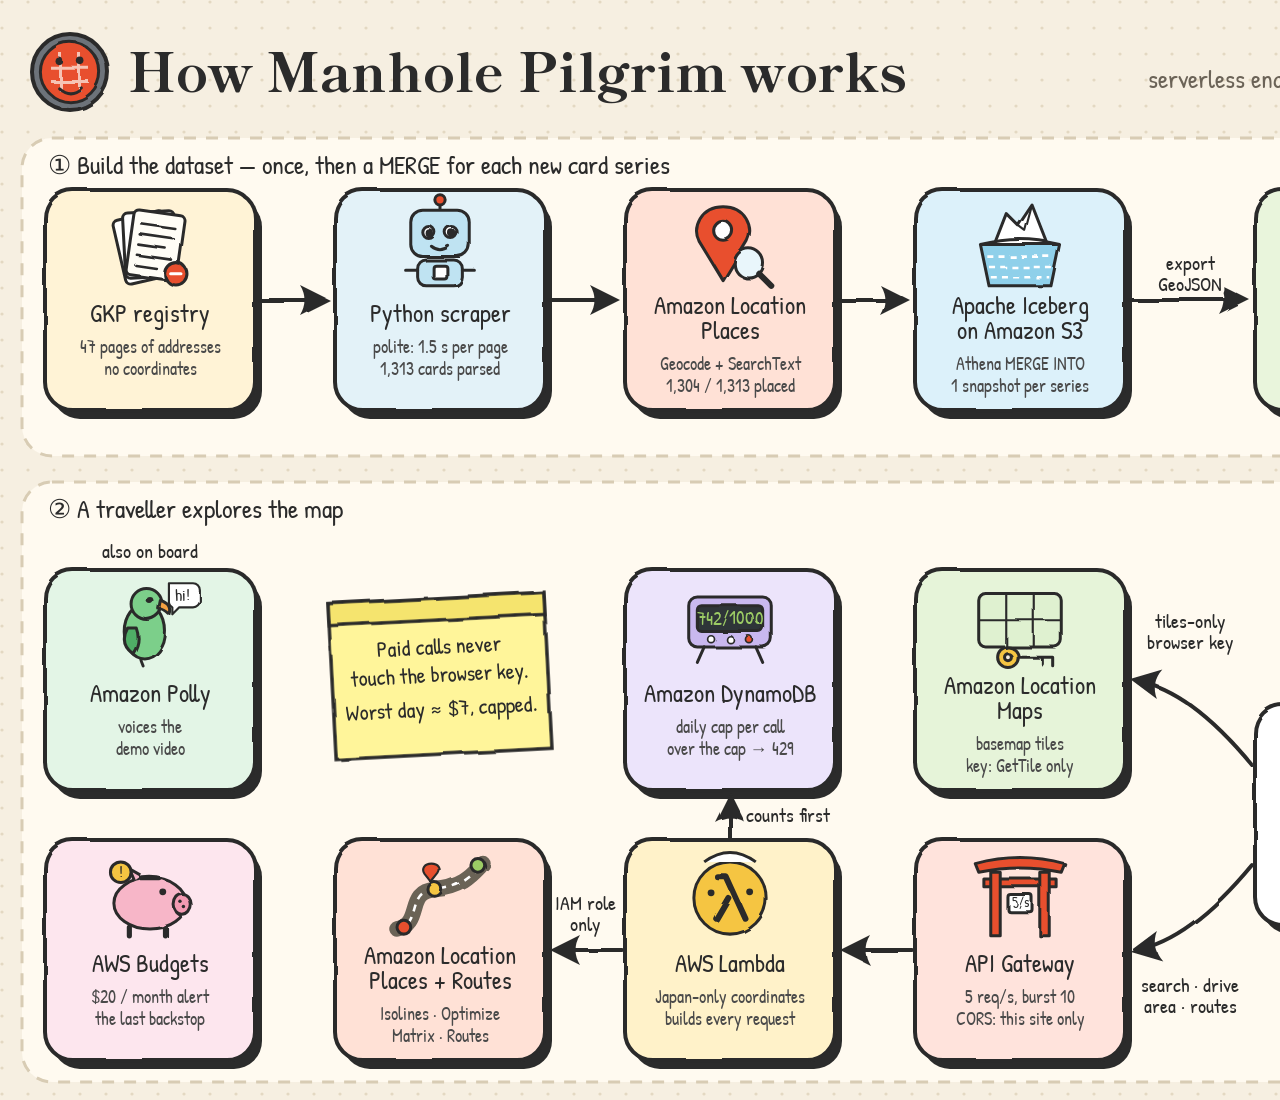
<file: docs/arch/architecture.html>
<!doctype html>
<html lang="en">
<head>
<meta charset="utf-8" />
<title>Manhole Pilgrim: how it works (cartoon architecture)</title>
<link href="https://fonts.googleapis.com/css2?family=Patrick+Hand&family=Shippori+Mincho+B1:wght@800&display=swap" rel="stylesheet" />
<style>
  html, body { margin: 0; background: #f6efe1; }
  svg { display: block; }
  .t { font: 25px "Patrick Hand", cursive; fill: #2b2b2b; text-anchor: middle; }
  .s { font: 18px "Patrick Hand", cursive; fill: #4a4a4a; text-anchor: middle; }
  .lane { font: 26px "Patrick Hand", cursive; fill: #2b2b2b; }
  .lab { font: 20px "Patrick Hand", cursive; fill: #2b2b2b; stroke: #fffaf0; stroke-width: 7px; stroke-linejoin: round; paint-order: stroke; }
  .title { font: 800 54px "Shippori Mincho B1", serif; fill: #2b2b2b; }
  .sub { font: 26px "Patrick Hand", cursive; fill: #6b6357; }
  .note { font: 22px "Patrick Hand", cursive; fill: #2b2b2b; }
</style>
</head>
<body>
<svg id="art" xmlns="http://www.w3.org/2000/svg" width="1600" height="1100" viewBox="0 0 1600 1100"></svg>
<script>
const INK = "#2b2b2b";
const W = 210, H = 220;

// ---------- hand-drawn icons (all original, centred on 0,0, about 90px) ----------
const ICON = {
  pages: `<g stroke="${INK}" stroke-width="3.5" stroke-linejoin="round">
      <rect x="-36" y="-40" width="60" height="76" rx="6" fill="#fff" transform="rotate(-13)"/>
      <rect x="-30" y="-42" width="60" height="76" rx="6" fill="#fff" transform="rotate(-3)"/>
      <g transform="rotate(8)"><rect x="-24" y="-42" width="60" height="76" rx="6" fill="#fffdf6"/>
        <path d="M-14 -26h40M-14 -14h40M-14 -2h32M-14 10h40M-14 22h24" stroke-width="3" stroke-linecap="round"/></g>
      <circle cx="30" cy="30" r="13" fill="#e8502d"/><path d="M24 30h12" stroke="#fff" stroke-width="3.5" stroke-linecap="round"/></g>`,
  robot: `<g stroke="${INK}" stroke-width="3.5" stroke-linejoin="round">
      <path d="M0 -44v-10" stroke-linecap="round"/><circle cx="0" cy="-56" r="6" fill="#e8502d"/>
      <rect x="-34" y="-44" width="68" height="54" rx="14" fill="#bfe3f2"/>
      <circle cx="-13" cy="-18" r="7" fill="#fff"/><circle cx="13" cy="-18" r="7" fill="#fff"/>
      <circle cx="-12" cy="-17" r="3" fill="${INK}"/><circle cx="14" cy="-17" r="3" fill="${INK}"/>
      <path d="M-10 -2q10 8 20 0" fill="none" stroke-linecap="round"/>
      <rect x="-26" y="14" width="52" height="30" rx="10" fill="#bfe3f2"/>
      <path d="M-26 26h-14M26 26h14" stroke-linecap="round"/>
      <rect x="-8" y="20" width="16" height="16" rx="3" fill="#fff"/></g>`,
  places: `<g stroke="${INK}" stroke-width="3.5" stroke-linejoin="round">
      <path d="M-8 -48C18 -48 28 -24 20 -8L-8 38L-36 -8C-44 -24 -34 -48 -8 -48Z" fill="#e8502d"/>
      <circle cx="-8" cy="-20" r="11" fill="#fff"/>
      <circle cx="22" cy="18" r="17" fill="#e9f6fb"/><path d="M34 30l14 14" stroke-width="7" stroke-linecap="round"/></g>`,
  iceberg: `<g stroke="${INK}" stroke-width="3.5" stroke-linejoin="round">
      <path d="M-46 -4L46 -4L36 44L-36 44Z" fill="#8fd0ea"/>
      <path d="M-30 -4L-16 -40L-2 -26L14 -50L32 -4Z" fill="#fff"/>
      <path d="M14 -50L6 -20L-2 -26" fill="none" stroke-width="2.5"/>
      <path d="M-38 10h76M-36 22h72M-34 34h68" stroke="#fff" stroke-width="3" stroke-dasharray="7 6"/>
      <path d="M-46 -4q46 -12 92 0" fill="none"/></g>`,
  cloud: `<g stroke="${INK}" stroke-width="3.5" stroke-linejoin="round">
      <path d="M-44 22a20 20 0 0 1 4-38a26 26 0 0 1 48-10a22 22 0 0 1 36 18a18 18 0 0 1-6 30Z" fill="#fff"/>
      <circle cx="0" cy="8" r="16" fill="#c7e59a"/><path d="M-16 8h32M0 -8c-9 9-9 23 0 32M0 -8c9 9 9 23 0 32" fill="none" stroke-width="2.5"/>
      <path d="M30 -36l4 8l8 2l-8 3l-4 8l-3-8l-8-3l8-2Z" fill="#f5c542" stroke-width="2.5"/></g>`,
  laptop: `<g stroke="${INK}" stroke-width="3.5" stroke-linejoin="round">
      <rect x="-44" y="-42" width="88" height="60" rx="8" fill="#2f3438"/>
      <circle cx="-22" cy="-22" r="4" fill="#e8502d" stroke="none"/><circle cx="-6" cy="-10" r="4" fill="#f5c542" stroke="none"/>
      <circle cx="12" cy="-26" r="4" fill="#9ccc65" stroke="none"/><circle cx="24" cy="-6" r="4" fill="#64b5f6" stroke="none"/>
      <path d="M-22 -22L-6 -10L12 -26L24 -6" fill="none" stroke="#d9a441" stroke-width="2.5" stroke-dasharray="4 4"/>
      <path d="M-54 18h108l-8 16h-92Z" fill="#d9d2c3"/></g>`,
  key: `<g stroke="${INK}" stroke-width="3.5" stroke-linejoin="round">
      <rect x="-48" y="-40" width="96" height="62" rx="8" fill="#dff1d0"/>
      <path d="M-48 -9h96M-16 -40v62M16 -40v62" stroke-width="2.5"/>
      <circle cx="-14" cy="34" r="12" fill="#f5c542"/><path d="M-2 34h40v10M26 34v8" fill="none" stroke-linecap="round"/>
      <circle cx="-14" cy="34" r="4" fill="#f6efe1"/></g>`,
  torii: `<g stroke="${INK}" stroke-width="3.5" stroke-linejoin="round">
      <path d="M-52 -40q52 -14 104 0l-4 10q-48 -10 -96 0Z" fill="#e8502d"/>
      <rect x="-42" y="-22" width="84" height="9" fill="#e8502d"/>
      <rect x="-34" y="-30" width="11" height="74" fill="#e8502d"/><rect x="23" y="-30" width="11" height="74" fill="#e8502d"/>
      <rect x="-14" y="-4" width="28" height="20" rx="3" fill="#fff"/>
      <text x="0" y="11" style="font:16px 'Patrick Hand';text-anchor:middle" stroke="none" fill="${INK}">5/s</text></g>`,
  lambda: `<g stroke="${INK}" stroke-width="3.5">
      <circle r="42" fill="#f5c542"/>
      <path d="M-14 -24h10l22 48M-2 0l-14 24" fill="none" stroke-width="7" stroke-linecap="round" stroke-linejoin="round"/>
      <circle cx="-22" cy="-6" r="4" fill="${INK}" stroke="none"/><circle cx="24" cy="-6" r="4" fill="${INK}" stroke="none"/>
      <path d="M-30 -42q30 -22 60 0" fill="#fff"/></g>`,
  counter: `<g stroke="${INK}" stroke-width="3.5" stroke-linejoin="round">
      <rect x="-48" y="-36" width="96" height="58" rx="10" fill="#c9b8ef"/>
      <rect x="-38" y="-26" width="76" height="30" rx="5" fill="#2f3438"/>
      <text x="0" y="-4" style="font:22px 'Patrick Hand';text-anchor:middle" stroke="none" fill="#9ccc65">742/1000</text>
      <circle cx="-22" cy="13" r="4" fill="#fff" stroke-width="2"/><circle cx="0" cy="13" r="4" fill="#fff" stroke-width="2"/><circle cx="22" cy="13" r="4" fill="#e8502d" stroke-width="2"/>
      <path d="M-30 22l-8 18M30 22l8 18" stroke-linecap="round"/></g>`,
  routes: `<g stroke="${INK}" stroke-width="3.5" stroke-linejoin="round">
      <path d="M-50 36C-20 30 -40 -8 -6 -10S40 -30 50 -40" fill="none" stroke="#6b6357" stroke-width="18" stroke-linecap="round"/>
      <path d="M-50 36C-20 30 -40 -8 -6 -10S40 -30 50 -40" fill="none" stroke="#fff" stroke-width="3" stroke-dasharray="8 7"/>
      <circle cx="-42" cy="34" r="8" fill="#e8502d"/><circle cx="-6" cy="-10" r="8" fill="#f5c542"/><circle cx="44" cy="-38" r="8" fill="#9ccc65"/>
      <path d="M-10 -40C-2 -40 2 -34 -2 -28L-10 -18L-18 -28C-22 -34 -18 -40 -10 -40Z" fill="#e8502d" stroke-width="2.5"/></g>`,
  parrot: `<g stroke="${INK}" stroke-width="3.5" stroke-linejoin="round">
      <path d="M-8 44q-6-12 0-20" fill="none" stroke-linecap="round"/>
      <ellipse cx="-6" cy="4" rx="24" ry="32" fill="#7ccf8a"/>
      <circle cx="-4" cy="-28" r="18" fill="#7ccf8a"/>
      <path d="M12 -32q14 4 10 16q-6 -6 -12 -6Z" fill="#f5a142"/>
      <circle cx="0" cy="-32" r="4" fill="${INK}" stroke="none"/>
      <path d="M-26 0q-10 18 6 30q10-14 4-30Z" fill="#4fae66"/>
      <path d="M22 -52h28a8 8 0 0 1 8 8v12a8 8 0 0 1-8 8h-16l-8 8v-8a8 8 0 0 1-4-8Z" fill="#fff" stroke-width="2.5"/>
      <text x="38" y="-31" style="font:20px 'Patrick Hand';text-anchor:middle" stroke="none" fill="${INK}">hi!</text></g>`,
  piggy: `<g stroke="${INK}" stroke-width="3.5" stroke-linejoin="round">
      <ellipse cx="0" cy="6" rx="42" ry="30" fill="#f7b6c8"/>
      <path d="M-18 -20l-6 -14l14 8" fill="#f7b6c8"/>
      <ellipse cx="38" cy="8" rx="10" ry="12" fill="#f39ab2"/><circle cx="36" cy="5" r="2" fill="${INK}" stroke="none"/><circle cx="40" cy="11" r="2" fill="${INK}" stroke="none"/>
      <circle cx="16" cy="-6" r="4" fill="${INK}" stroke="none"/>
      <path d="M-10 -22h22" stroke-width="5" stroke-linecap="round"/>
      <path d="M-24 34v10M18 34v10" stroke-width="6" stroke-linecap="round"/>
      <circle cx="-34" cy="-30" r="12" fill="#f5c542"/><text x="-34" y="-23" style="font:20px 'Patrick Hand';text-anchor:middle" stroke="none" fill="${INK}">!</text></g>`,
};

// ---------- building blocks ----------
function card(id, x, y, fill, icon, title, lines) {
  const tl = [].concat(title);
  const ty = tl.length > 1 ? 124 : 132;
  return `<g id="${id}" transform="translate(${x - W / 2},${y - H / 2})">
    <rect x="7" y="9" width="${W}" height="${H}" rx="28" fill="${INK}"/>
    <rect width="${W}" height="${H}" rx="28" fill="${fill}" stroke="${INK}" stroke-width="4" filter="url(#wob)"/>
    <g transform="translate(${W / 2},58) scale(.86)" filter="url(#wob)">${ICON[icon]}</g>
    ${tl.map((t, i) => `<text class="t" x="${W / 2}" y="${ty + i * 25}">${t}</text>`).join("")}
    ${lines.map((t, i) => `<text class="s" x="${W / 2}" y="${ty + tl.length * 25 + 6 + i * 22}">${t}</text>`).join("")}
  </g>`;
}
function arrow(d, label, lx, ly, anchor = "middle", dashed = false) {
  return `<path d="${d}" fill="none" stroke="${INK}" stroke-width="4" stroke-linecap="round" ${dashed ? 'stroke-dasharray="10 9"' : ""} marker-end="url(#head)" filter="url(#wob)"/>
    ${label ? [].concat(label).map((t, i) => `<text class="lab" x="${lx}" y="${ly + i * 21}" text-anchor="${anchor}">${t}</text>`).join("") : ""}`;
}
const lid = (x, y, r) => `<g transform="translate(${x},${y})" filter="url(#wob)">
    <circle r="${r}" fill="#6d737a" stroke="${INK}" stroke-width="4"/>
    <circle r="${r * .78}" fill="#e8502d" stroke="${INK}" stroke-width="3"/>
    <path d="M${-r * .5} ${-r * .1}h${r}M${-r * .5} ${r * .25}h${r}M${-r * .25} ${-r * .5}v${r}M${r * .25} ${-r * .5}v${r}" stroke="#f6c3b4" stroke-width="3"/>
    <circle cx="${-r * .28}" cy="${-r * .28}" r="${r * .1}" fill="${INK}"/><circle cx="${r * .28}" cy="${-r * .28}" r="${r * .1}" fill="${INK}"/>
    <path d="M${-r * .3} ${r * .42}q${r * .3} ${r * .26} ${r * .6} 0" fill="none" stroke="${INK}" stroke-width="3" stroke-linecap="round"/></g>`;

// ---------- layout ----------
const TOP = 300, A = 680, B = 950, BR = (A + B) / 2;
const X = [150, 440, 730, 1020, 1360];
const svg = `
<defs>
  <filter id="wob" filterUnits="userSpaceOnUse" x="-2000" y="-2000" width="6000" height="6000">
    <feTurbulence type="fractalNoise" baseFrequency="0.018" numOctaves="2" seed="7"/>
    <feDisplacementMap in="SourceGraphic" scale="4"/>
  </filter>
  <marker id="head" viewBox="0 0 12 12" refX="9" refY="6" markerWidth="9" markerHeight="9" orient="auto-start-reverse">
    <path d="M1 1L11 6L1 11Q4 6 1 1Z" fill="${INK}"/>
  </marker>
  <pattern id="dots" width="26" height="26" patternUnits="userSpaceOnUse"><circle cx="2" cy="2" r="1.6" fill="#e3d8c2"/></pattern>
</defs>
<rect width="1600" height="1100" fill="#f6efe1"/><rect width="1600" height="1100" fill="url(#dots)"/>

${lid(70, 72, 38)}
<text class="title" x="128" y="92">How Manhole Pilgrim works</text>
<text class="sub" x="1560" y="88" text-anchor="end">serverless end to end · no servers to babysit</text>

<rect x="22" y="138" width="1556" height="318" rx="30" fill="#fffaf0" stroke="#d8ccb4" stroke-width="3" stroke-dasharray="12 10"/>
<text class="lane" x="48" y="174">① Build the dataset — once, then a MERGE for each new card series</text>
<rect x="22" y="482" width="1556" height="600" rx="30" fill="#fffaf0" stroke="#d8ccb4" stroke-width="3" stroke-dasharray="12 10"/>
<text class="lane" x="48" y="518">② A traveller explores the map</text>
<text class="lab" x="${X[0]}" y="558" text-anchor="middle">also on board</text>

${card("gkp", X[0], TOP, "#fff3d6", "pages", "GKP registry", ["47 pages of addresses", "no coordinates"])}
${card("scrape", X[1], TOP, "#e3f2f8", "robot", "Python scraper", ["polite: 1.5 s per page", "1,313 cards parsed"])}
${card("places", X[2], TOP, "#ffe1d6", "places", ["Amazon Location", "Places"], ["Geocode + SearchText", "1,304 / 1,313 placed"])}
${card("ice", X[3], TOP, "#dcf1fa", "iceberg", ["Apache Iceberg", "on Amazon S3"], ["Athena MERGE INTO", "1 snapshot per series"])}
${card("amp", X[4], TOP, "#e9f5dc", "cloud", ["AWS Amplify", "Hosting"], ["static site + GeoJSON", "on the CloudFront CDN"])}

${arrow(`M${X[0] + 108} ${TOP}L${X[1] - 116} ${TOP}`)}
${arrow(`M${X[1] + 108} ${TOP}L${X[2] - 116} ${TOP}`)}
${arrow(`M${X[2] + 108} ${TOP}L${X[3] - 116} ${TOP}`)}
${arrow(`M${X[3] + 108} ${TOP}L${X[4] - 116} ${TOP}`, ["export", "GeoJSON"], (X[3] + X[4]) / 2, TOP - 30)}

${card("browser", X[4], BR, "#fff", "laptop", "Your browser", ["MapLibre map", "filter · timeline · plan"])}
${arrow(`M${X[4]} ${TOP + 118}L${X[4]} ${BR - 120}`, ["serves the site"], X[4] + 16, 600, "start")}

${card("maps", X[3], A, "#e6f4d9", "key", ["Amazon Location", "Maps"], ["basemap tiles", "key: GetTile only"])}
${card("gate", X[3], B, "#ffe3dc", "torii", "API Gateway", ["5 req/s, burst 10", "CORS: this site only"])}
${card("lambda", X[2], B, "#fff2c9", "lambda", "AWS Lambda", ["Japan-only coordinates", "builds every request"])}
${card("ddb", X[2], A, "#ece4fb", "counter", "Amazon DynamoDB", ["daily cap per call", "over the cap → 429"])}
${card("routes", X[1], B, "#ffe1d6", "routes", ["Amazon Location", "Places + Routes"], ["Isolines · Optimize", "Matrix · Routes"])}
${card("polly", X[0], A, "#e3f5e6", "parrot", "Amazon Polly", ["voices the", "demo video"])}
${card("budget", X[0], B, "#fde6ee", "piggy", "AWS Budgets", ["$20 / month alert", "the last backstop"])}

${arrow(`M${X[4] - 108} ${BR - 50}Q1190 ${A + 10} ${X[3] + 116} ${A}`, ["tiles-only", "browser key"], 1190, A - 52)}
${arrow(`M${X[4] - 108} ${BR + 50}Q1190 ${B - 10} ${X[3] + 116} ${B}`, ["search · drive", "area · routes"], 1190, B + 42)}
${arrow(`M${X[3] - 108} ${B}L${X[2] + 116} ${B}`)}
${arrow(`M${X[2]} ${B - 112}L${X[2]} ${A + 118}`, ["counts first"], X[2] + 16, BR + 7, "start")}
${arrow(`M${X[2] - 108} ${B}L${X[1] + 116} ${B}`, ["IAM role", "only"], (X[1] + X[2]) / 2, B - 40)}

<g transform="translate(${X[1]},${A - 4}) rotate(-3)" filter="url(#wob)">
  <rect x="-108" y="-78" width="216" height="156" fill="#fff59a" stroke="${INK}" stroke-width="3.5"/>
  <path d="M-108 -78h216v22h-216Z" fill="#f5e46e" stroke="${INK}" stroke-width="3.5"/>
</g>
<g transform="translate(${X[1]},${A - 4}) rotate(-3)">
  <text class="note" x="0" y="-22" text-anchor="middle">Paid calls never</text>
  <text class="note" x="0" y="6" text-anchor="middle">touch the browser key.</text>
  <text class="note" x="0" y="40" text-anchor="middle">Worst day ≈ $7, capped.</text>
</g>
`;
document.getElementById("art").innerHTML = svg;
document.fonts.ready.then(() => (window.__artReady = true));
</script>
</body>
</html>
</file>
